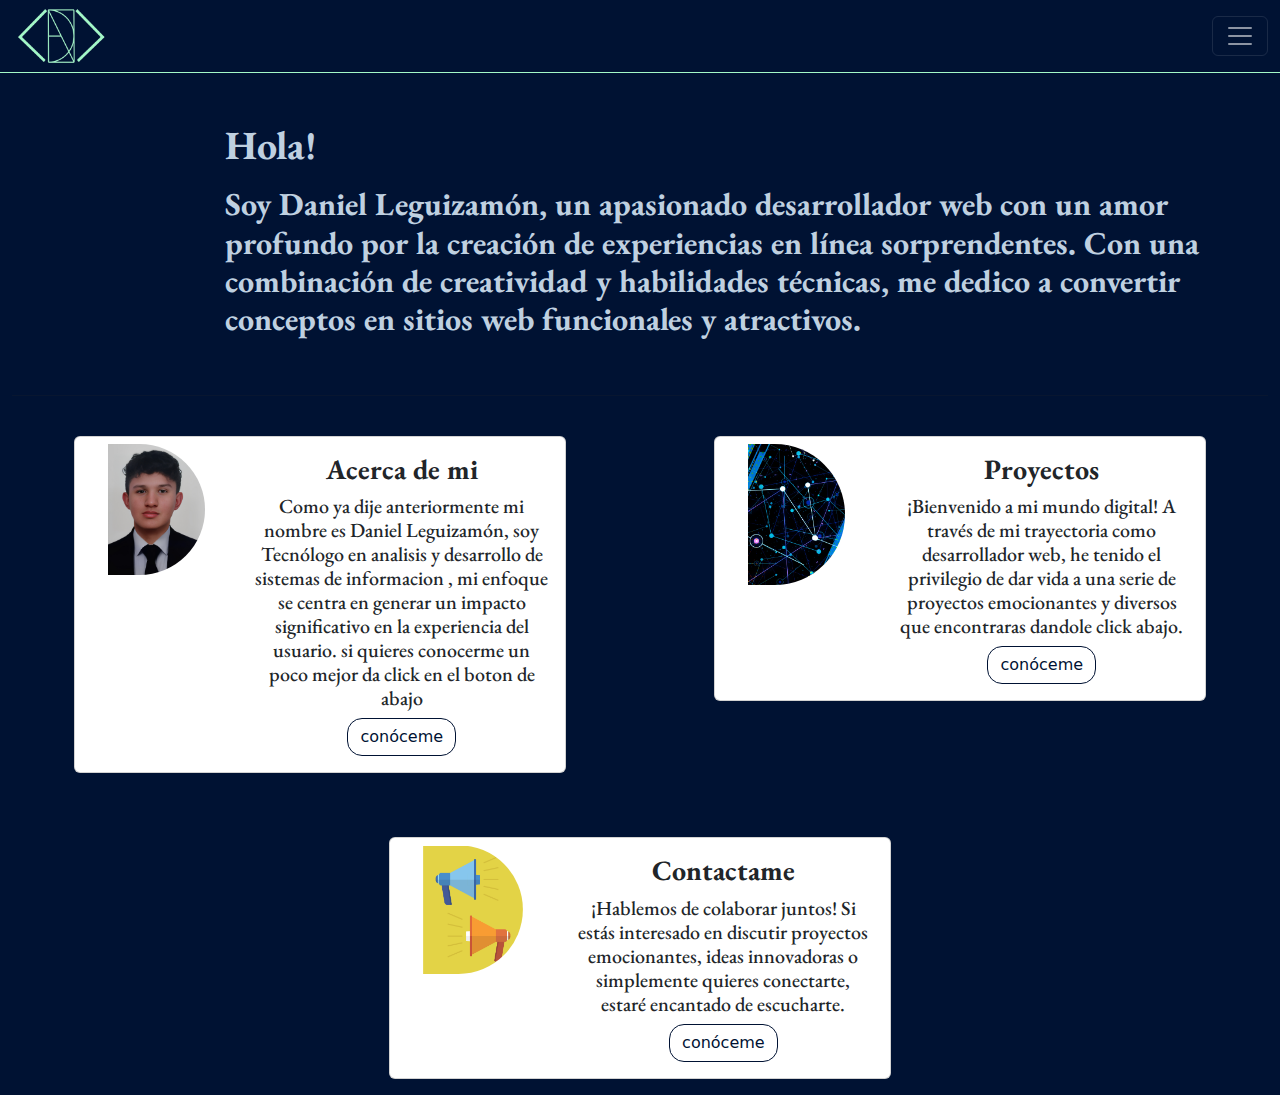
<file: index.html>
<!DOCTYPE html>
<html lang="en">
<head>
    <meta charset="UTF-8">
    <meta name="viewport" content="width=device-width, initial-scale=1.0">
    <title>Daniel Leguizamon</title>
    <link rel="shortcut icon" href="./Img/logo2.png">
    <link rel="stylesheet" href="./bootstrap/css/bootstrap.min.css">
    <link rel="stylesheet" href="./Style/Style.css">
    
</head>
<body>
    <nav class="navbar navbar-dark ">
        <div class="container-fluid">
          <a href="./index.html"><img class="img-fluid nav-logo" src="./Img/logo.png" alt=""></a>
          <a class="navbar-brand" href="#"></a>
          <button class="navbar-toggler" type="button" data-bs-toggle="offcanvas" data-bs-target="#offcanvasDarkNavbar" aria-controls="offcanvasDarkNavbar" aria-label="Toggle navigation">
            <span class="navbar-toggler-icon"></span>
          </button>
          <div class="offcanvas offcanvas-bg offcanvas-end" tabindex="-1" id="offcanvasDarkNavbar">
            <div class="offcanvas-header">
              <h5 class="offcanvas-title" id="offcanvasDarkNavbarLabel">Daniel Leguizamón</h5>
              <button type="button" class="btn-close btn-close-white" data-bs-dismiss="offcanvas" ></button>
            </div>
            <div class="offcanvas-body">
              <ul class="navbar-nav navbar-text">
                <li class="nav-item">
                  <a class="nav-link active" aria-current="page" href="#">Inicio</a>
                </li>
                <li class="nav-item">
                  <a class="nav-link" href="./aboutUs.html">Acerca de mi</a>
                </li>
                <li class="nav-item">
                  <a class="nav-link" href="#" role="button" data-bs-toggle="dropdown" aria-expanded="false">Proyectos</a>
                </li>
                <li>
                  <a class="nav-link" role="button" data-bs-toggle="dropdown" aria-expanded="false" href="#">Contactame</a></li>
              </ul>
              
            </div>
          </div>
        </div>
    </nav> 
    <br><br>
    <div class="container-fluid">
      <div class="row">
        <div class="col-2"></div>
        <div class="col-10">
            <h1><p class="about-me">Hola!</p></h1>
        </div>
    </div>
    <div class="row">
      <div class="col-2">
      </div>
      <div class="col">
        <h2><p class="about-me">Soy Daniel Leguizamón, un apasionado desarrollador web con un amor profundo por la creación de experiencias en línea sorprendentes. Con una combinación de creatividad y habilidades técnicas, me dedico a convertir conceptos en sitios web funcionales y atractivos.</p></h2>
    </div>
    </div>
    <br><hr><br>
    <div class="row">
      <div class="col-lg-6 col-sm-12">
        <center>
          <div class="card mb-3" style="max-width: 80%;">
            <div class="row g-0">
              <div class="col-md-4">
                <div class="container">
                  <img src="./Img/foto.png" class="img-fluid img-card rounded-start" alt="...">
                </div>
              </div>
              <div class="col-md-8">
                <div class="card-body">
                  <h3 class="card-title">Acerca de mi</h3>
                  <h5><p class="card-text">Como ya dije anteriormente mi nombre es Daniel Leguizamón, soy Tecnólogo en analisis y desarrollo de sistemas de informacion , mi enfoque se centra en generar un impacto significativo en la experiencia del usuario. si quieres conocerme un poco mejor da click en el boton de abajo</p></h5>
                  <a href="./aboutUs.html" class="btn btn-card">conóceme</a>
                </div>
              </div>
            </div>
          </div>
        </center>
      </div> 
      <div class="col-lg-6 col-sm-12">
        <center>
          <div class="card mb-3" style="max-width: 80%;">
            <div class="row g-0">
              <div class="col-md-4">
                <div class="container">
                  <img src="./Img/card2.jpg" class="img-fluid img-card rounded-start" alt="...">
                </div>
              </div>
              <div class="col-md-8">
                <div class="card-body">
                  <h3 class="card-title">Proyectos</h3>
                  <h5><p class="card-text">¡Bienvenido a mi mundo digital! A través de mi trayectoria como desarrollador web, he tenido el privilegio de dar vida a una serie de proyectos emocionantes y diversos que encontraras dandole click abajo. </p></h5>
                  <a href="#" class="btn btn-card">conóceme</a>
                </div>
              </div>
            </div>
          </div>
        </center>
      </div>

      
    </div>
    <br><br>
    <div class="row">
      <center>
        <div class="col-lg-6 col-sm-12">
            <div class="card mb-3" style="max-width: 80%;">
              <div class="row g-0">
                <div class="col-md-4">
                  <div class="container">
                    <img src="./Img/card3.png" class="img-fluid img-card rounded-start" alt="...">
                  </div>
                </div>
                <div class="col-md-8">
                  <div class="card-body">
                    <h3 class="card-title">Contactame</h3>
                    <h5><p class="card-text">¡Hablemos de colaborar juntos! Si estás interesado en discutir proyectos emocionantes, ideas innovadoras o simplemente quieres conectarte, estaré encantado de escucharte. </p></h5>
                    <a href="#" class="btn btn-card">conóceme</a>
                  </div>
                </div>
              </div>
            </div>
        </div> 
      </center>
    </div>
    </div>
    
    

    
      
    <script src="https://cdn.jsdelivr.net/npm/@popperjs/core@2.11.6/dist/umd/popper.min.js" integrity="sha384-oBqDVmMz9ATKxIep9tiCxS/Z9fNfEXiDAYTujMAeBAsjFuCZSmKbSSUnQlmh/jp3" crossorigin="anonymous"></script>
    <script src="./bootstrap/js/bootstrap.min.js"></script>
</body>    
</html>
</file>
<file: Style/Style.css>
@import url('https://fonts.googleapis.com/css2?family=EB+Garamond&display=swap');
body{
    background-color: #001233;
    
}
.offcanvas-bg{
    background-color: #001233;
}
.offcanvas-title{
    color:#a4f9c8;
    font-weight: bolder;
    font-family: 'EB Garamond', serif;
    font-size: 30px;
}
.navbar-text{
    font-family: 'EB Garamond', serif;
    font-size: 20px;
}
.nav-logo{
    width: 100px;
}
.about-me{
    color:#bfd0e0;
    font-weight: bolder;
    font-family: 'EB Garamond', serif;
}
.card-margin{
    margin-bottom: 2rem;
}
.btn-card{
    border-color:#001233 ;
    color: #001233;
    border-radius: 15px;
}
.btn-card:hover{
    border-color:#001233 ;
    background-color: #001233;
    color: #a4f9c8;
}
.card-title{
    font-family: 'EB Garamond', serif;
    font-weight: bolder;
}
.card-text{
    font-family: 'EB Garamond', serif;
}
.img-card{
    width: 80%;
    border-radius: 100px;
    padding: 5%;
}
.navbar{

    border-bottom:#a4f9c8  solid 1px;
}
.img-about{
    border-radius: 1000px;
}
.text-about-me{
    color:#bfd0e0;
    font-family: 'EB Garamond', serif;
}
.space-text{
    padding: 5%;
}
</file>
